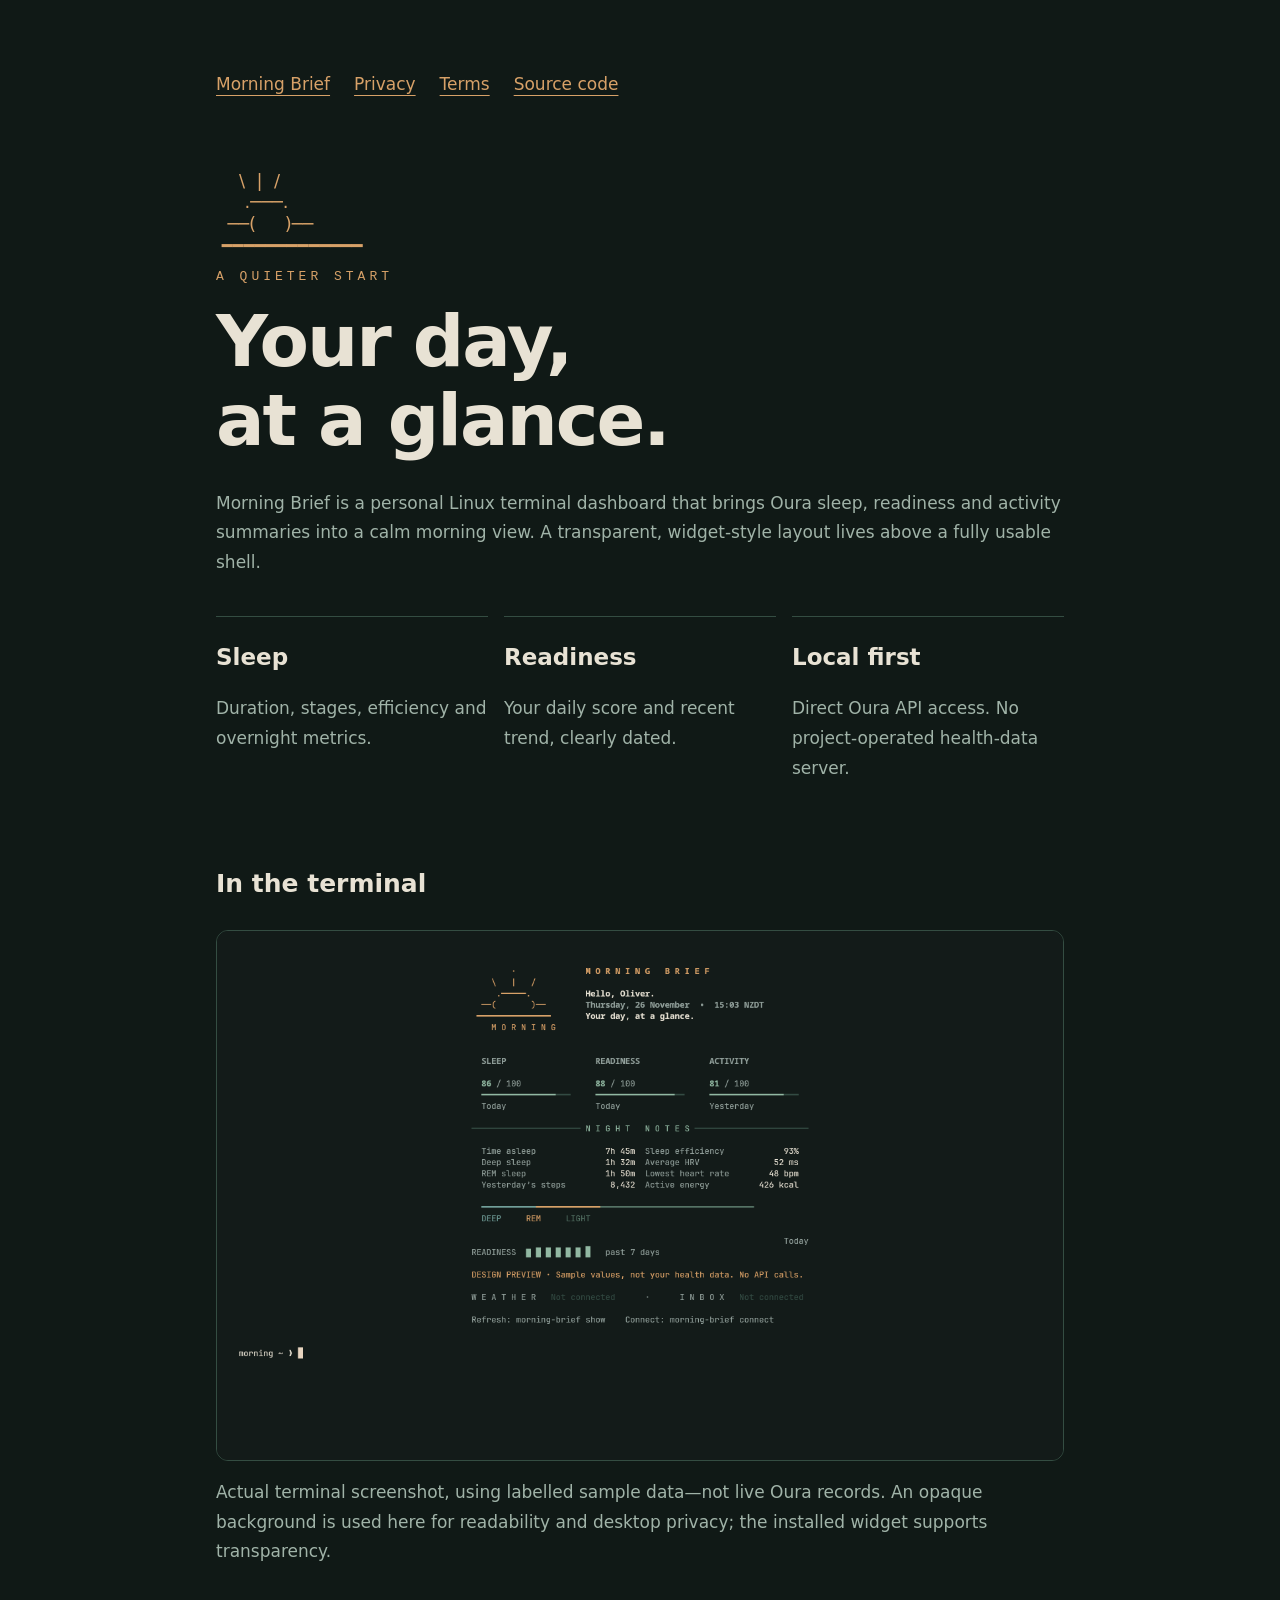
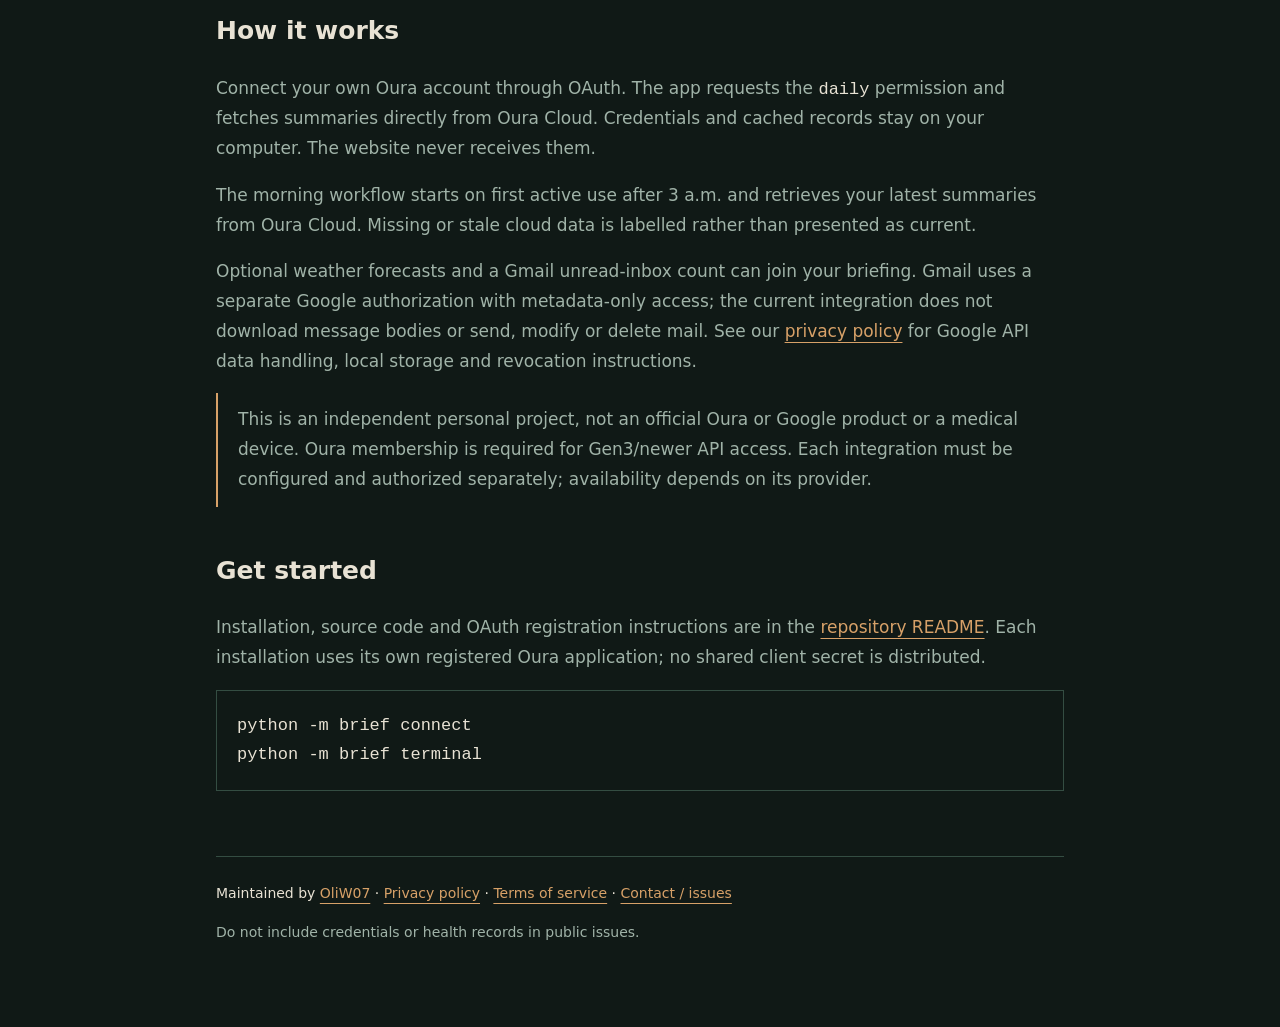
<file: docs/index.html>
<!doctype html>
<html lang="en"><head><meta charset="utf-8"><meta name="viewport" content="width=device-width,initial-scale=1"><meta name="description" content="Morning Brief: a personal, local-first Oura terminal dashboard for Linux."><title>Morning Brief — your day, at a glance</title><link rel="stylesheet" href="style.css"></head>
<body><main><nav><a href="./">Morning Brief</a><a href="privacy.html">Privacy</a><a href="terms.html">Terms</a><a href="https://github.com/OliW07/morning-brief">Source code</a></nav>
<div class="sun" aria-hidden="true">    \  |  /
     .───.
  ──(     )──
 ━━━━━━━━━━━━━</div>
<p class="eyebrow">A QUIETER START</p><h1>Your day,<br>at a glance.</h1>
<p>Morning Brief is a personal Linux terminal dashboard that brings Oura sleep, readiness and activity summaries into a calm morning view. A transparent, widget-style layout lives above a fully usable shell.</p>
<div class="cards"><div class="card"><strong>Sleep</strong><p>Duration, stages, efficiency and overnight metrics.</p></div><div class="card"><strong>Readiness</strong><p>Your daily score and recent trend, clearly dated.</p></div><div class="card"><strong>Local first</strong><p>Direct Oura API access. No project-operated health-data server.</p></div></div>
<h2>In the terminal</h2><figure style="margin:24px 0"><img src="assets/terminal.png" alt="Morning Brief running in a real Kitty terminal, displaying sample sleep and readiness data with an interactive shell prompt below" style="display:block;width:100%;height:auto;border:1px solid var(--line);border-radius:12px" loading="lazy"><figcaption><p>Actual terminal screenshot, using labelled sample data—not live Oura records. An opaque background is used here for readability and desktop privacy; the installed widget supports transparency.</p></figcaption></figure>
<h2>How it works</h2><p>Connect your own Oura account through OAuth. The app requests the <code>daily</code> permission and fetches summaries directly from Oura Cloud. Credentials and cached records stay on your computer. The website never receives them.</p>
<p>The morning workflow starts on first active use after 3 a.m. and retrieves your latest summaries from Oura Cloud. Missing or stale cloud data is labelled rather than presented as current.</p>
<p>Optional weather forecasts and a Gmail unread-inbox count can join your briefing. Gmail uses a separate Google authorization with metadata-only access; the current integration does not download message bodies or send, modify or delete mail. See our <a href="privacy.html">privacy policy</a> for Google API data handling, local storage and revocation instructions.</p>
<p class="note">This is an independent personal project, not an official Oura or Google product or a medical device. Oura membership is required for Gen3/newer API access. Each integration must be configured and authorized separately; availability depends on its provider.</p>
<h2>Get started</h2><p>Installation, source code and OAuth registration instructions are in the <a href="https://github.com/OliW07/morning-brief#readme">repository README</a>. Each installation uses its own registered Oura application; no shared client secret is distributed.</p>
<pre>python -m brief connect
python -m brief terminal</pre>
<footer>Maintained by <a href="https://github.com/OliW07">OliW07</a> · <a href="privacy.html">Privacy policy</a> · <a href="terms.html">Terms of service</a> · <a href="https://github.com/OliW07/morning-brief/issues">Contact / issues</a><p>Do not include credentials or health records in public issues.</p></footer>
</main></body></html>
</file>
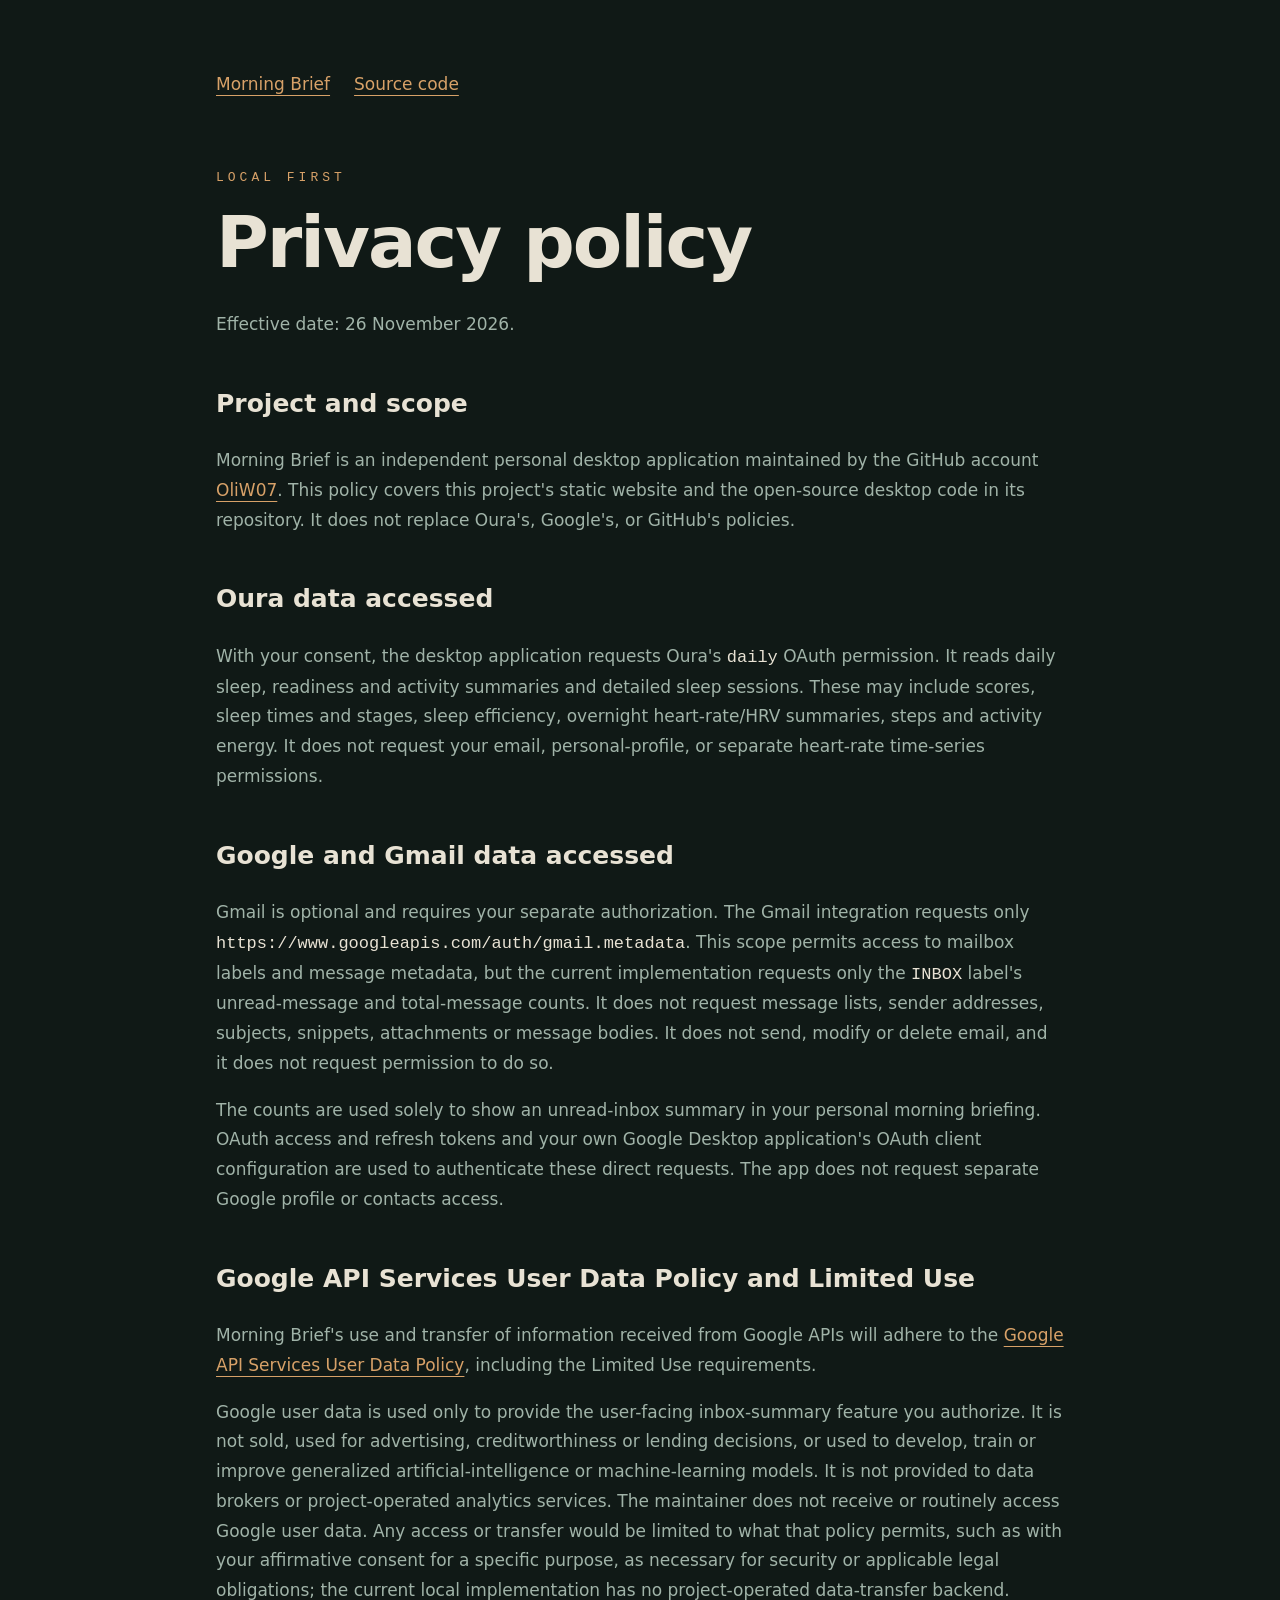
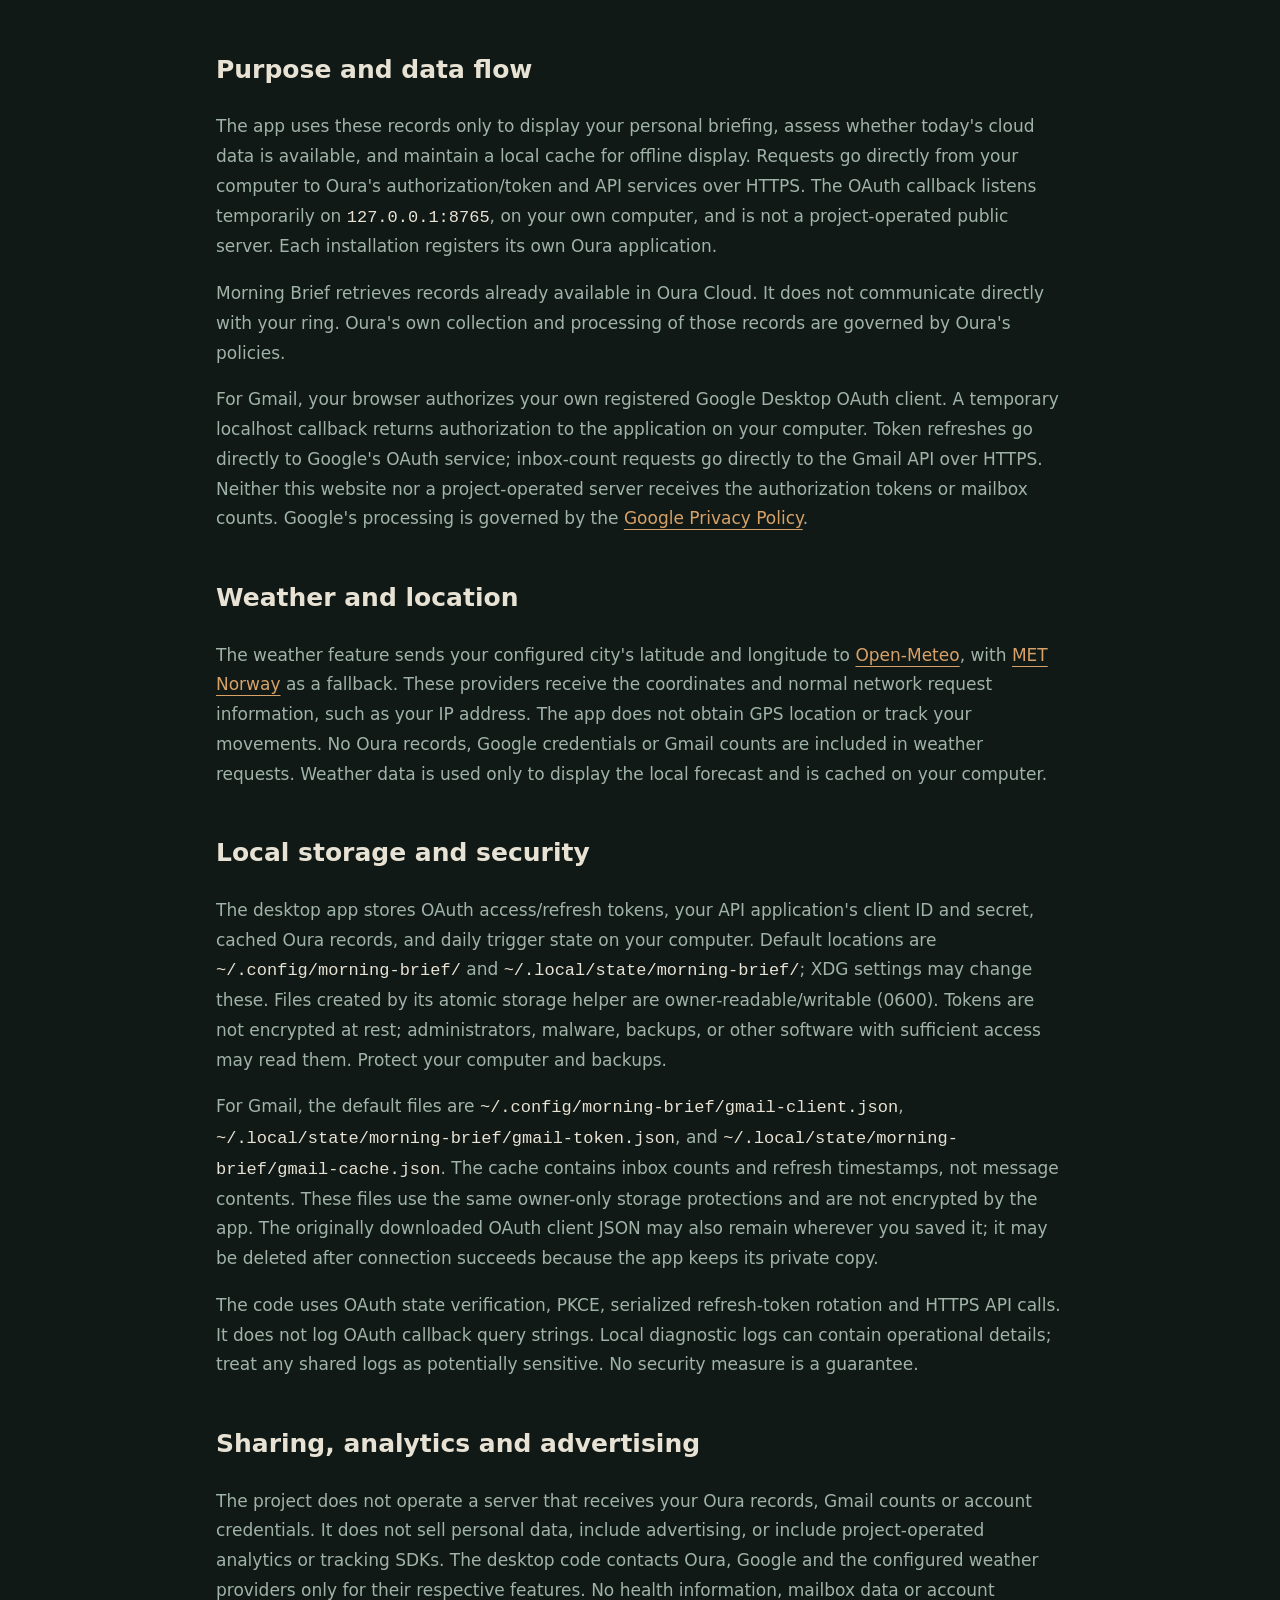
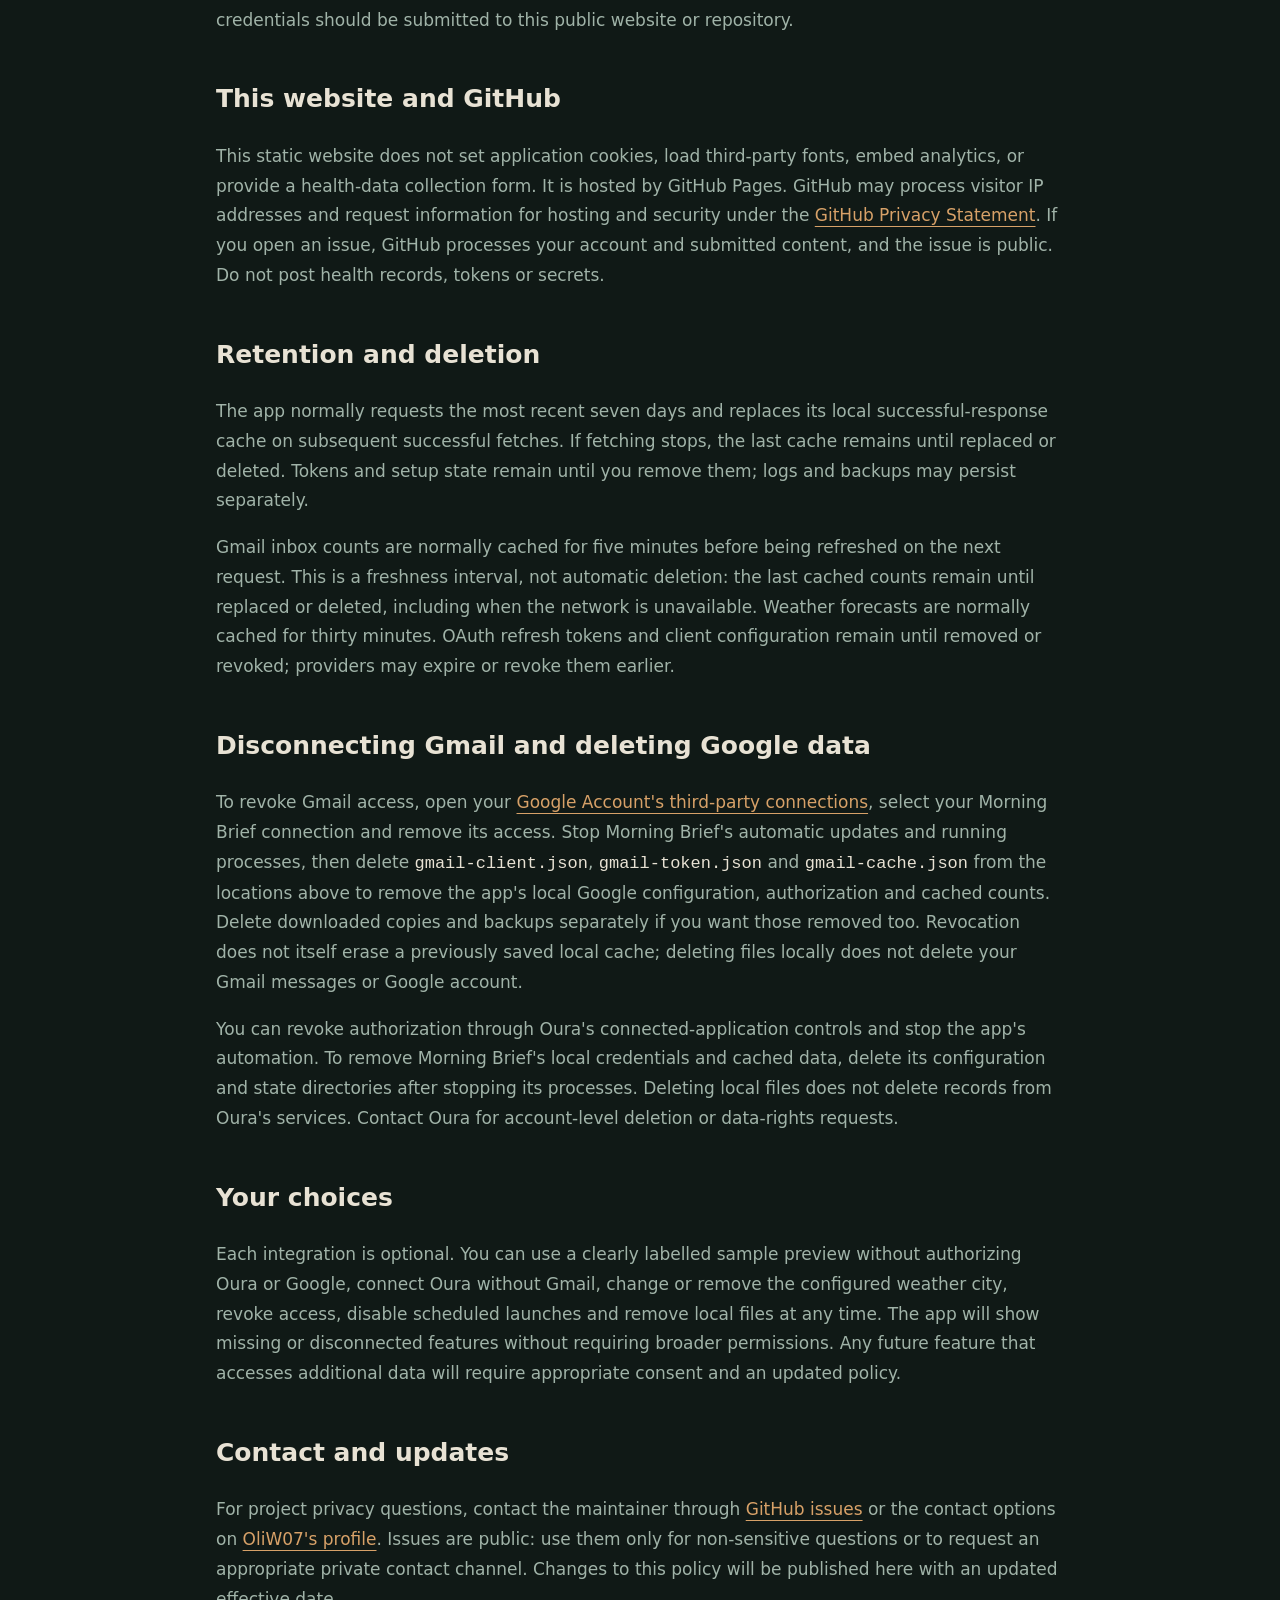
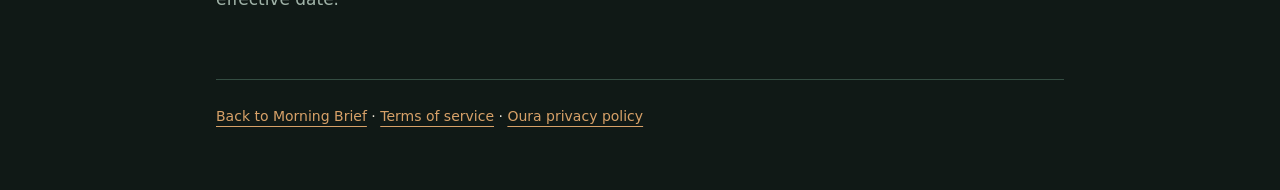
<file: docs/privacy.html>
<!doctype html>
<html lang="en"><head><meta charset="utf-8"><meta name="viewport" content="width=device-width,initial-scale=1"><title>Privacy policy — Morning Brief</title><link rel="stylesheet" href="style.css"></head>
<body><main><nav><a href="./">Morning Brief</a><a href="https://github.com/OliW07/morning-brief">Source code</a></nav><p class="eyebrow">LOCAL FIRST</p><h1>Privacy policy</h1><p>Effective date: 26 November 2026.</p>
<h2>Project and scope</h2><p>Morning Brief is an independent personal desktop application maintained by the GitHub account <a href="https://github.com/OliW07">OliW07</a>. This policy covers this project's static website and the open-source desktop code in its repository. It does not replace Oura's, Google's, or GitHub's policies.</p>
<h2>Oura data accessed</h2><p>With your consent, the desktop application requests Oura's <code>daily</code> OAuth permission. It reads daily sleep, readiness and activity summaries and detailed sleep sessions. These may include scores, sleep times and stages, sleep efficiency, overnight heart-rate/HRV summaries, steps and activity energy. It does not request your email, personal-profile, or separate heart-rate time-series permissions.</p>
<h2>Google and Gmail data accessed</h2><p>Gmail is optional and requires your separate authorization. The Gmail integration requests only <code>https://www.googleapis.com/auth/gmail.metadata</code>. This scope permits access to mailbox labels and message metadata, but the current implementation requests only the <code>INBOX</code> label's unread-message and total-message counts. It does not request message lists, sender addresses, subjects, snippets, attachments or message bodies. It does not send, modify or delete email, and it does not request permission to do so.</p>
<p>The counts are used solely to show an unread-inbox summary in your personal morning briefing. OAuth access and refresh tokens and your own Google Desktop application's OAuth client configuration are used to authenticate these direct requests. The app does not request separate Google profile or contacts access.</p>
<h2>Google API Services User Data Policy and Limited Use</h2><p>Morning Brief's use and transfer of information received from Google APIs will adhere to the <a href="https://developers.google.com/terms/api-services-user-data-policy">Google API Services User Data Policy</a>, including the Limited Use requirements.</p>
<p>Google user data is used only to provide the user-facing inbox-summary feature you authorize. It is not sold, used for advertising, creditworthiness or lending decisions, or used to develop, train or improve generalized artificial-intelligence or machine-learning models. It is not provided to data brokers or project-operated analytics services. The maintainer does not receive or routinely access Google user data. Any access or transfer would be limited to what that policy permits, such as with your affirmative consent for a specific purpose, as necessary for security or applicable legal obligations; the current local implementation has no project-operated data-transfer backend.</p>
<h2>Purpose and data flow</h2><p>The app uses these records only to display your personal briefing, assess whether today's cloud data is available, and maintain a local cache for offline display. Requests go directly from your computer to Oura's authorization/token and API services over HTTPS. The OAuth callback listens temporarily on <code>127.0.0.1:8765</code>, on your own computer, and is not a project-operated public server. Each installation registers its own Oura application.</p>
<p>Morning Brief retrieves records already available in Oura Cloud. It does not communicate directly with your ring. Oura's own collection and processing of those records are governed by Oura's policies.</p>
<p>For Gmail, your browser authorizes your own registered Google Desktop OAuth client. A temporary localhost callback returns authorization to the application on your computer. Token refreshes go directly to Google's OAuth service; inbox-count requests go directly to the Gmail API over HTTPS. Neither this website nor a project-operated server receives the authorization tokens or mailbox counts. Google's processing is governed by the <a href="https://policies.google.com/privacy">Google Privacy Policy</a>.</p>
<h2>Weather and location</h2><p>The weather feature sends your configured city's latitude and longitude to <a href="https://open-meteo.com/en/terms">Open-Meteo</a>, with <a href="https://api.met.no/doc/TermsOfService">MET Norway</a> as a fallback. These providers receive the coordinates and normal network request information, such as your IP address. The app does not obtain GPS location or track your movements. No Oura records, Google credentials or Gmail counts are included in weather requests. Weather data is used only to display the local forecast and is cached on your computer.</p>
<h2>Local storage and security</h2><p>The desktop app stores OAuth access/refresh tokens, your API application's client ID and secret, cached Oura records, and daily trigger state on your computer. Default locations are <code>~/.config/morning-brief/</code> and <code>~/.local/state/morning-brief/</code>; XDG settings may change these. Files created by its atomic storage helper are owner-readable/writable (0600). Tokens are not encrypted at rest; administrators, malware, backups, or other software with sufficient access may read them. Protect your computer and backups.</p>
<p>For Gmail, the default files are <code>~/.config/morning-brief/gmail-client.json</code>, <code>~/.local/state/morning-brief/gmail-token.json</code>, and <code>~/.local/state/morning-brief/gmail-cache.json</code>. The cache contains inbox counts and refresh timestamps, not message contents. These files use the same owner-only storage protections and are not encrypted by the app. The originally downloaded OAuth client JSON may also remain wherever you saved it; it may be deleted after connection succeeds because the app keeps its private copy.</p>
<p>The code uses OAuth state verification, PKCE, serialized refresh-token rotation and HTTPS API calls. It does not log OAuth callback query strings. Local diagnostic logs can contain operational details; treat any shared logs as potentially sensitive. No security measure is a guarantee.</p>
<h2>Sharing, analytics and advertising</h2><p>The project does not operate a server that receives your Oura records, Gmail counts or account credentials. It does not sell personal data, include advertising, or include project-operated analytics or tracking SDKs. The desktop code contacts Oura, Google and the configured weather providers only for their respective features. No health information, mailbox data or account credentials should be submitted to this public website or repository.</p>
<h2>This website and GitHub</h2><p>This static website does not set application cookies, load third-party fonts, embed analytics, or provide a health-data collection form. It is hosted by GitHub Pages. GitHub may process visitor IP addresses and request information for hosting and security under the <a href="https://docs.github.com/en/site-policy/privacy-policies/github-general-privacy-statement">GitHub Privacy Statement</a>. If you open an issue, GitHub processes your account and submitted content, and the issue is public. Do not post health records, tokens or secrets.</p>
<h2>Retention and deletion</h2><p>The app normally requests the most recent seven days and replaces its local successful-response cache on subsequent successful fetches. If fetching stops, the last cache remains until replaced or deleted. Tokens and setup state remain until you remove them; logs and backups may persist separately.</p>
<p>Gmail inbox counts are normally cached for five minutes before being refreshed on the next request. This is a freshness interval, not automatic deletion: the last cached counts remain until replaced or deleted, including when the network is unavailable. Weather forecasts are normally cached for thirty minutes. OAuth refresh tokens and client configuration remain until removed or revoked; providers may expire or revoke them earlier.</p>
<h2>Disconnecting Gmail and deleting Google data</h2><p>To revoke Gmail access, open your <a href="https://myaccount.google.com/connections">Google Account's third-party connections</a>, select your Morning Brief connection and remove its access. Stop Morning Brief's automatic updates and running processes, then delete <code>gmail-client.json</code>, <code>gmail-token.json</code> and <code>gmail-cache.json</code> from the locations above to remove the app's local Google configuration, authorization and cached counts. Delete downloaded copies and backups separately if you want those removed too. Revocation does not itself erase a previously saved local cache; deleting files locally does not delete your Gmail messages or Google account.</p>
<p>You can revoke authorization through Oura's connected-application controls and stop the app's automation. To remove Morning Brief's local credentials and cached data, delete its configuration and state directories after stopping its processes. Deleting local files does not delete records from Oura's services. Contact Oura for account-level deletion or data-rights requests.</p>
<h2>Your choices</h2><p>Each integration is optional. You can use a clearly labelled sample preview without authorizing Oura or Google, connect Oura without Gmail, change or remove the configured weather city, revoke access, disable scheduled launches and remove local files at any time. The app will show missing or disconnected features without requiring broader permissions. Any future feature that accesses additional data will require appropriate consent and an updated policy.</p>
<h2>Contact and updates</h2><p>For project privacy questions, contact the maintainer through <a href="https://github.com/OliW07/morning-brief/issues">GitHub issues</a> or the contact options on <a href="https://github.com/OliW07">OliW07's profile</a>. Issues are public: use them only for non-sensitive questions or to request an appropriate private contact channel. Changes to this policy will be published here with an updated effective date.</p>
<footer><a href="./">Back to Morning Brief</a> · <a href="terms.html">Terms of service</a> · <a href="https://ouraring.com/privacy-policy">Oura privacy policy</a></footer></main></body></html>
</file>
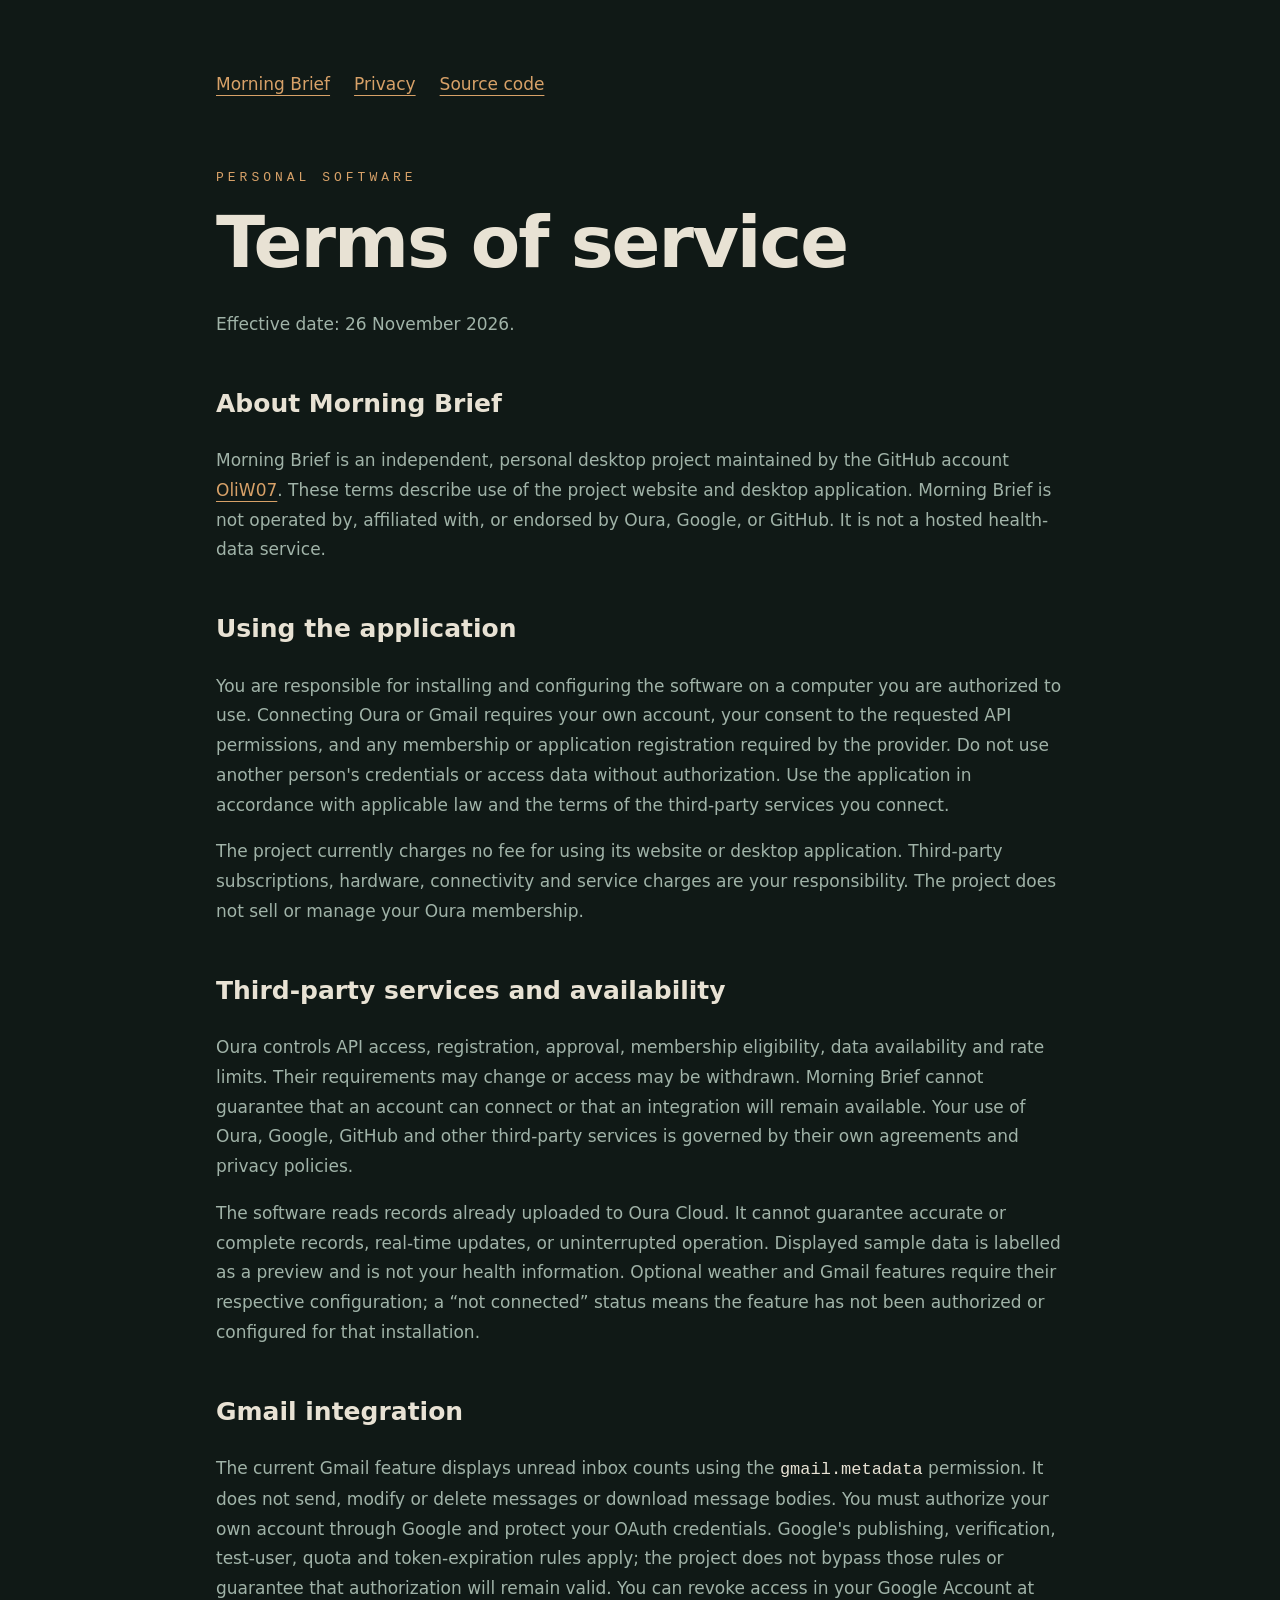
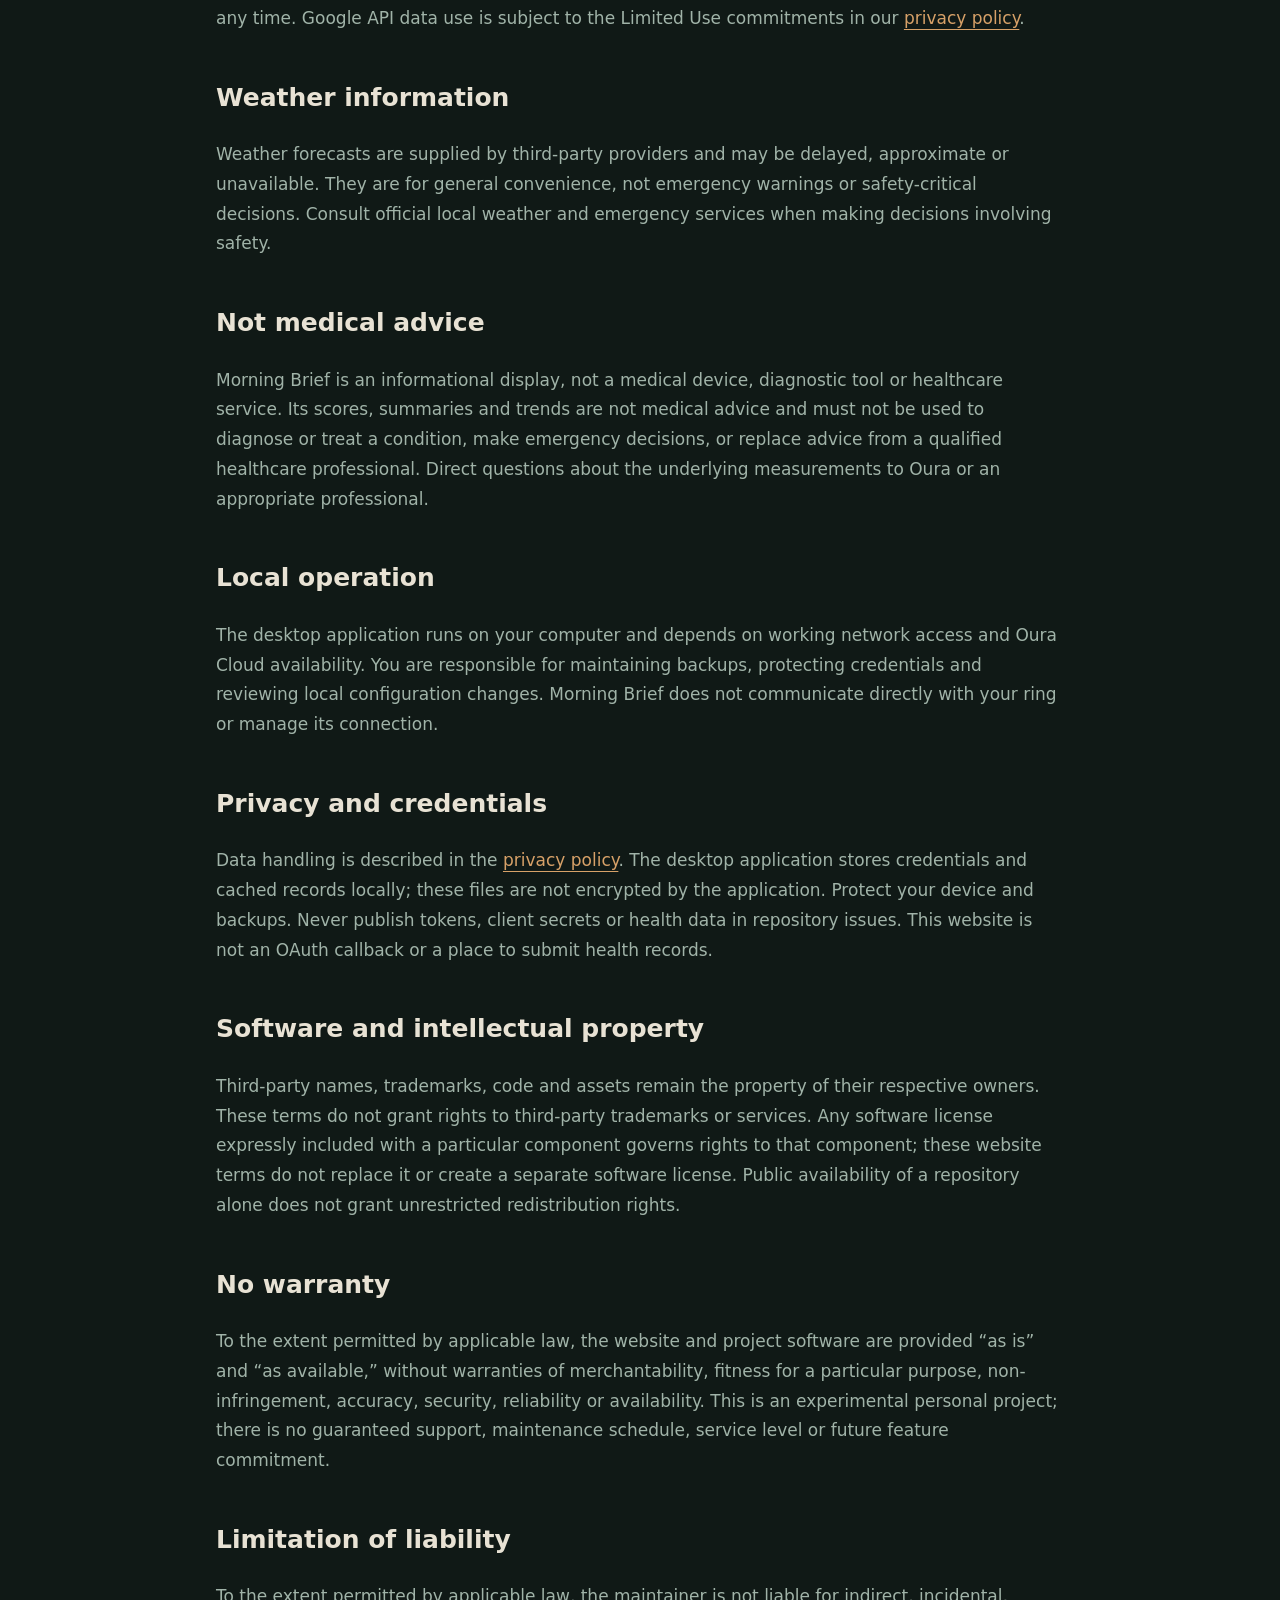
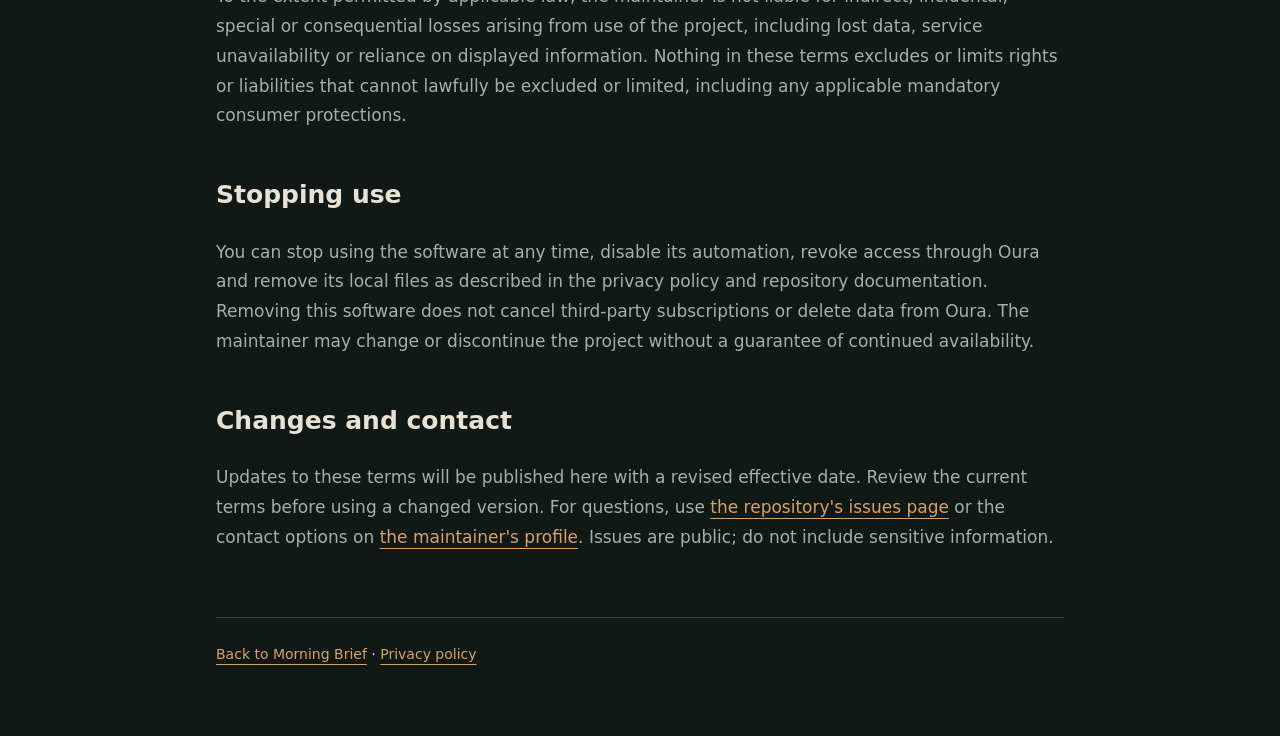
<file: docs/terms.html>
<!doctype html>
<html lang="en"><head><meta charset="utf-8"><meta name="viewport" content="width=device-width,initial-scale=1"><title>Terms of service — Morning Brief</title><link rel="stylesheet" href="style.css"></head>
<body><main><nav><a href="./">Morning Brief</a><a href="privacy.html">Privacy</a><a href="https://github.com/OliW07/morning-brief">Source code</a></nav><p class="eyebrow">PERSONAL SOFTWARE</p><h1>Terms of service</h1><p>Effective date: 26 November 2026.</p>
<h2>About Morning Brief</h2><p>Morning Brief is an independent, personal desktop project maintained by the GitHub account <a href="https://github.com/OliW07">OliW07</a>. These terms describe use of the project website and desktop application. Morning Brief is not operated by, affiliated with, or endorsed by Oura, Google, or GitHub. It is not a hosted health-data service.</p>
<h2>Using the application</h2><p>You are responsible for installing and configuring the software on a computer you are authorized to use. Connecting Oura or Gmail requires your own account, your consent to the requested API permissions, and any membership or application registration required by the provider. Do not use another person's credentials or access data without authorization. Use the application in accordance with applicable law and the terms of the third-party services you connect.</p>
<p>The project currently charges no fee for using its website or desktop application. Third-party subscriptions, hardware, connectivity and service charges are your responsibility. The project does not sell or manage your Oura membership.</p>
<h2>Third-party services and availability</h2><p>Oura controls API access, registration, approval, membership eligibility, data availability and rate limits. Their requirements may change or access may be withdrawn. Morning Brief cannot guarantee that an account can connect or that an integration will remain available. Your use of Oura, Google, GitHub and other third-party services is governed by their own agreements and privacy policies.</p>
<p>The software reads records already uploaded to Oura Cloud. It cannot guarantee accurate or complete records, real-time updates, or uninterrupted operation. Displayed sample data is labelled as a preview and is not your health information. Optional weather and Gmail features require their respective configuration; a “not connected” status means the feature has not been authorized or configured for that installation.</p>
<h2>Gmail integration</h2><p>The current Gmail feature displays unread inbox counts using the <code>gmail.metadata</code> permission. It does not send, modify or delete messages or download message bodies. You must authorize your own account through Google and protect your OAuth credentials. Google's publishing, verification, test-user, quota and token-expiration rules apply; the project does not bypass those rules or guarantee that authorization will remain valid. You can revoke access in your Google Account at any time. Google API data use is subject to the Limited Use commitments in our <a href="privacy.html">privacy policy</a>.</p>
<h2>Weather information</h2><p>Weather forecasts are supplied by third-party providers and may be delayed, approximate or unavailable. They are for general convenience, not emergency warnings or safety-critical decisions. Consult official local weather and emergency services when making decisions involving safety.</p>
<h2>Not medical advice</h2><p>Morning Brief is an informational display, not a medical device, diagnostic tool or healthcare service. Its scores, summaries and trends are not medical advice and must not be used to diagnose or treat a condition, make emergency decisions, or replace advice from a qualified healthcare professional. Direct questions about the underlying measurements to Oura or an appropriate professional.</p>
<h2>Local operation</h2><p>The desktop application runs on your computer and depends on working network access and Oura Cloud availability. You are responsible for maintaining backups, protecting credentials and reviewing local configuration changes. Morning Brief does not communicate directly with your ring or manage its connection.</p>
<h2>Privacy and credentials</h2><p>Data handling is described in the <a href="privacy.html">privacy policy</a>. The desktop application stores credentials and cached records locally; these files are not encrypted by the application. Protect your device and backups. Never publish tokens, client secrets or health data in repository issues. This website is not an OAuth callback or a place to submit health records.</p>
<h2>Software and intellectual property</h2><p>Third-party names, trademarks, code and assets remain the property of their respective owners. These terms do not grant rights to third-party trademarks or services. Any software license expressly included with a particular component governs rights to that component; these website terms do not replace it or create a separate software license. Public availability of a repository alone does not grant unrestricted redistribution rights.</p>
<h2>No warranty</h2><p>To the extent permitted by applicable law, the website and project software are provided “as is” and “as available,” without warranties of merchantability, fitness for a particular purpose, non-infringement, accuracy, security, reliability or availability. This is an experimental personal project; there is no guaranteed support, maintenance schedule, service level or future feature commitment.</p>
<h2>Limitation of liability</h2><p>To the extent permitted by applicable law, the maintainer is not liable for indirect, incidental, special or consequential losses arising from use of the project, including lost data, service unavailability or reliance on displayed information. Nothing in these terms excludes or limits rights or liabilities that cannot lawfully be excluded or limited, including any applicable mandatory consumer protections.</p>
<h2>Stopping use</h2><p>You can stop using the software at any time, disable its automation, revoke access through Oura and remove its local files as described in the privacy policy and repository documentation. Removing this software does not cancel third-party subscriptions or delete data from Oura. The maintainer may change or discontinue the project without a guarantee of continued availability.</p>
<h2>Changes and contact</h2><p>Updates to these terms will be published here with a revised effective date. Review the current terms before using a changed version. For questions, use <a href="https://github.com/OliW07/morning-brief/issues">the repository's issues page</a> or the contact options on <a href="https://github.com/OliW07">the maintainer's profile</a>. Issues are public; do not include sensitive information.</p>
<footer><a href="./">Back to Morning Brief</a> · <a href="privacy.html">Privacy policy</a></footer></main></body></html>
</file>
<file: docs/style.css>
:root{color-scheme:dark;--bg:#101916;--text:#e8e2d4;--muted:#a0b3a8;--gold:#d7a168;--line:#344d42}*{box-sizing:border-box}body{margin:0;background:var(--bg);color:var(--text);font:17px/1.75 system-ui,sans-serif}main{max-width:900px;margin:auto;padding:70px 26px}nav{display:flex;gap:24px;flex-wrap:wrap;margin-bottom:70px}a{color:var(--gold);text-underline-offset:5px}h1{font-size:clamp(40px,7vw,72px);line-height:1.1;letter-spacing:-2px;margin:18px 0 28px}h2{font-size:25px;margin-top:42px}p,li{color:var(--muted)}.eyebrow{color:var(--gold);font:13px monospace;letter-spacing:4px}.cards{display:grid;grid-template-columns:repeat(auto-fit,minmax(200px,1fr));gap:16px;margin:38px 0}.card{border-top:1px solid var(--line);padding:20px 0}.card strong{display:block;font-size:23px}.note{border-left:2px solid var(--gold);padding:12px 20px}code,pre{font-family:monospace;color:var(--text)}pre{overflow:auto;padding:20px;border:1px solid var(--line)}footer{margin-top:65px;padding-top:24px;border-top:1px solid var(--line);font-size:14px}.sun{color:var(--gold);font-size:18px;line-height:1.2;white-space:pre}
</file>
